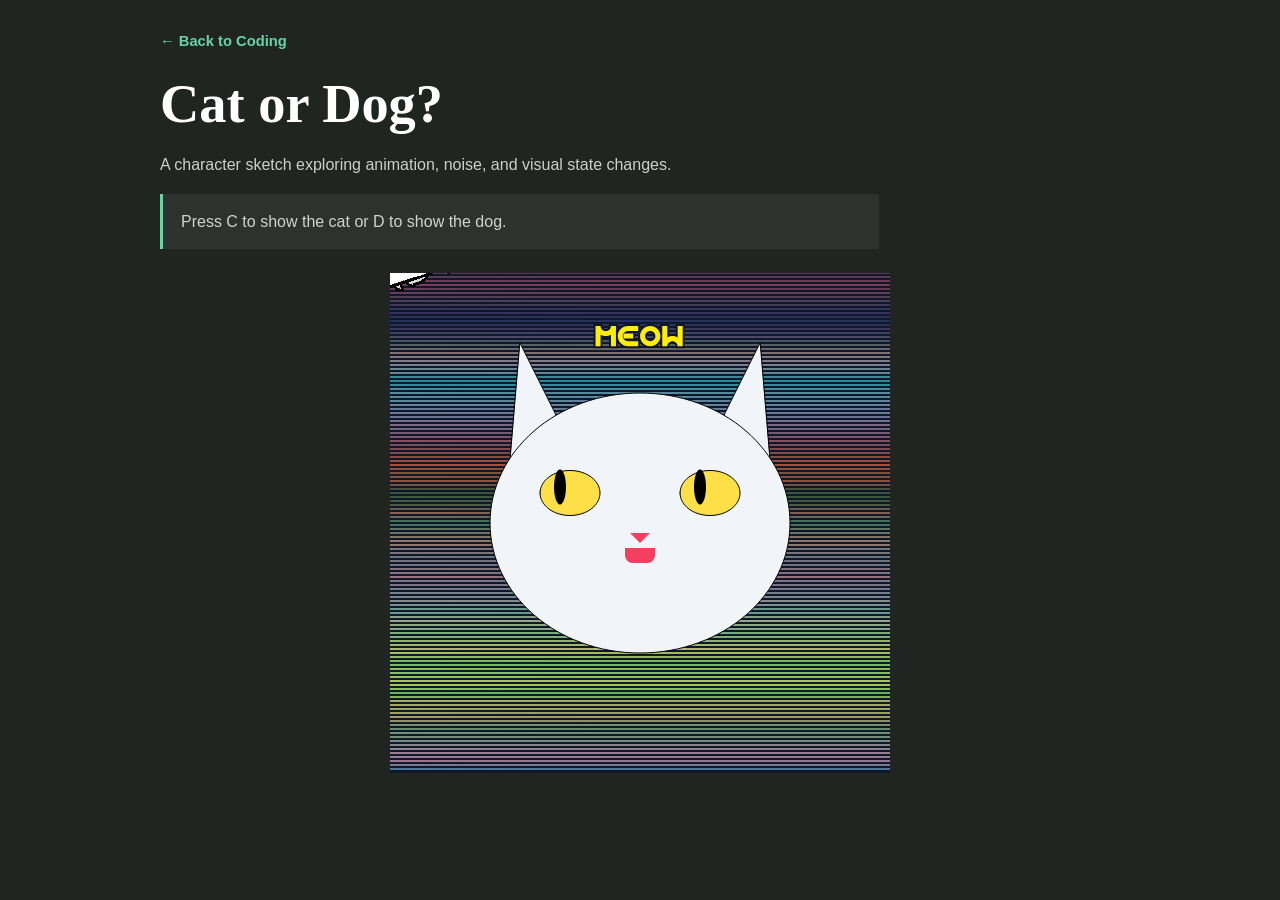
<file: coding-projects/cat-dog-sketch/index.html>
<!DOCTYPE html>
<html lang="en">
<head>
	<meta charset="UTF-8">
	<meta name="viewport" content="width=device-width, initial-scale=1.0">
	<meta name="description" content="An interactive cat-or-dog p5.js sketch by Duy Le.">
	<title>Cat or Dog? | Duy Le</title>
	<link rel="stylesheet" href="../../styles.css">
</head>
<body class="coding-demo-page">
	<main>
		<header class="coding-demo-header">
			<a class="coding-demo-back" href="../../Coding.html">← Back to Coding</a>
			<h1>Cat or Dog?</h1>
			<p>A character sketch exploring animation, noise, and visual state changes.</p>
			<p class="coding-demo-instructions">Press C to show the cat or D to show the dog.</p>
		</header>
	</main>
	<script src="../lib/p5.min.js"></script>
	<script src="sketch.js"></script>
</body>
</html>
</file>
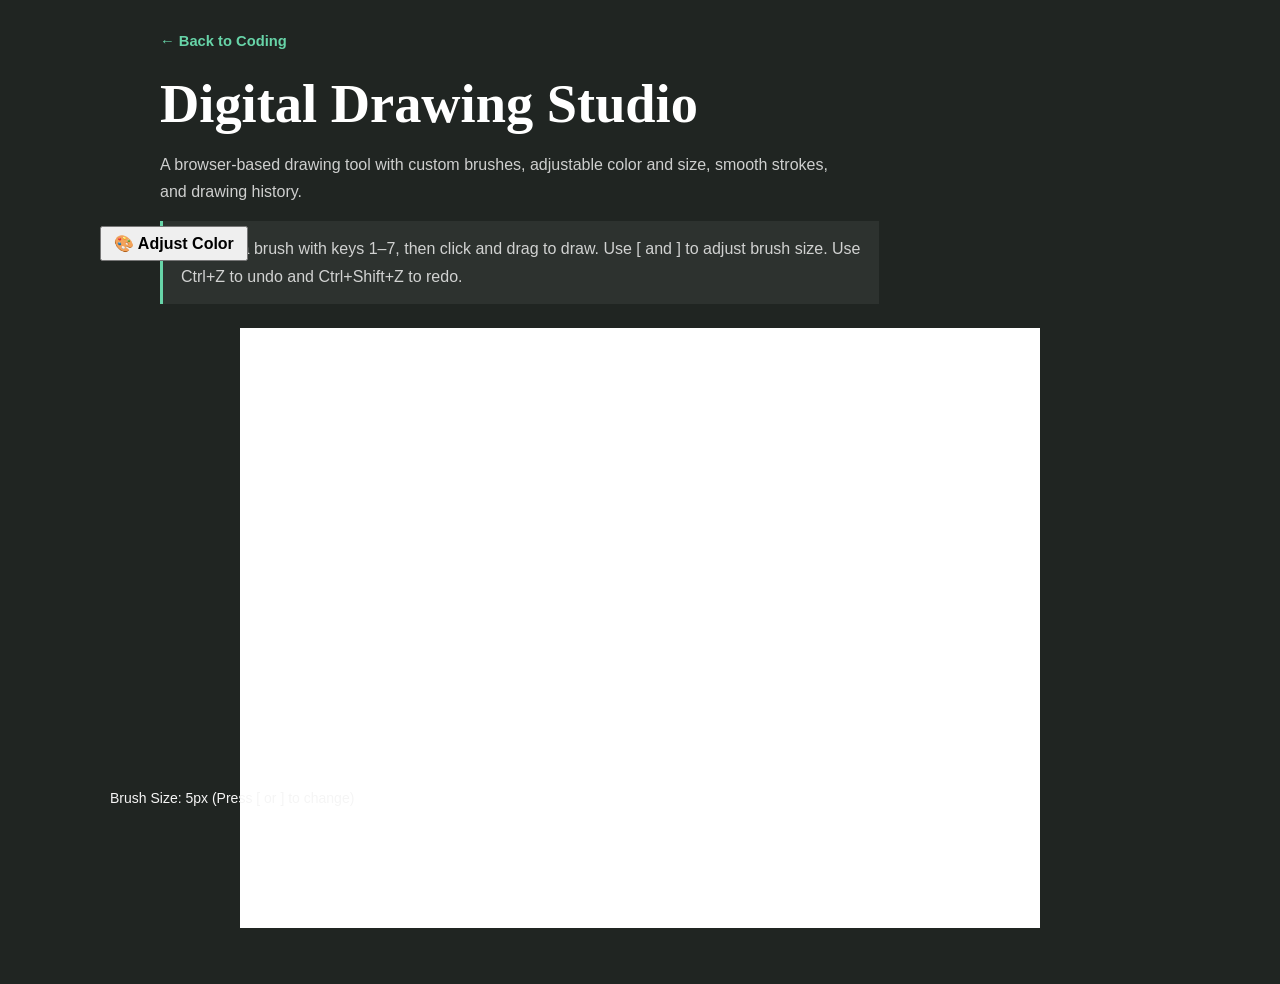
<file: coding-projects/drawing-app/index.html>
<!DOCTYPE html>
<html lang="en">
<head>
	<meta charset="UTF-8">
	<meta name="viewport" content="width=device-width, initial-scale=1.0">
	<meta name="description" content="A browser-based digital drawing tool built with p5.js by Duy Le.">
	<title>Digital Drawing Studio | Duy Le</title>
	<link rel="stylesheet" href="../../styles.css">
</head>
<body class="coding-demo-page">
	<main>
		<header class="coding-demo-header">
			<a class="coding-demo-back" href="../../Coding.html">← Back to Coding</a>
			<h1>Digital Drawing Studio</h1>
			<p>A browser-based drawing tool with custom brushes, adjustable color and size, smooth strokes, and drawing history.</p>
			<p class="coding-demo-instructions">Choose a brush with keys 1–7, then click and drag to draw. Use [ and ] to adjust brush size. Use Ctrl+Z to undo and Ctrl+Shift+Z to redo.</p>
		</header>
	</main>
	<script src="../lib/p5.min.js"></script>
	<script src="sketch.js"></script>
</body>
</html>
</file>
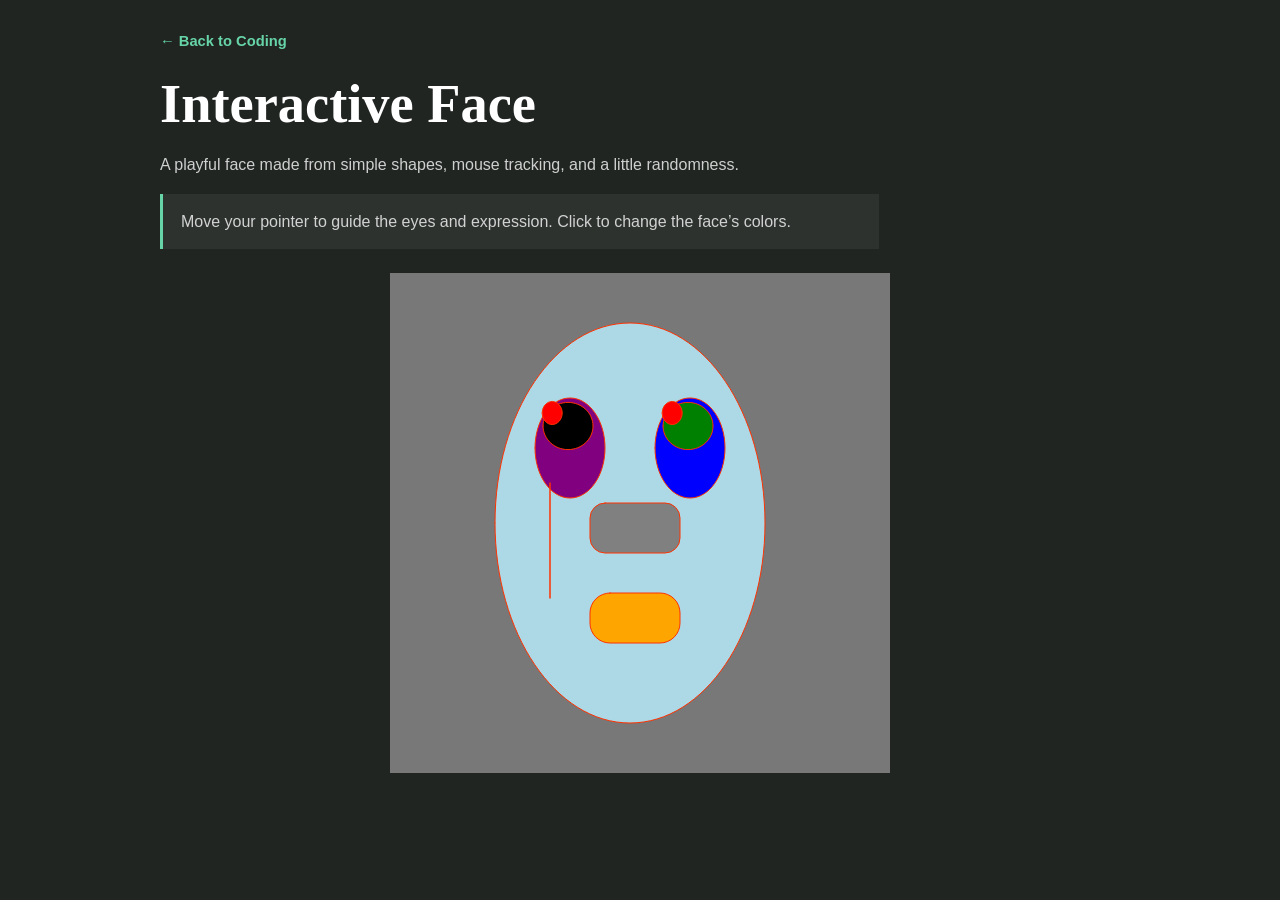
<file: coding-projects/face-sketch/index.html>
<!DOCTYPE html>
<html lang="en">
<head>
	<meta charset="UTF-8">
	<meta name="viewport" content="width=device-width, initial-scale=1.0">
	<meta name="description" content="An interactive p5.js face sketch by Duy Le.">
	<title>Interactive Face | Duy Le</title>
	<link rel="stylesheet" href="../../styles.css">
</head>
<body class="coding-demo-page">
	<main>
		<header class="coding-demo-header">
			<a class="coding-demo-back" href="../../Coding.html">← Back to Coding</a>
			<h1>Interactive Face</h1>
			<p>A playful face made from simple shapes, mouse tracking, and a little randomness.</p>
			<p class="coding-demo-instructions">Move your pointer to guide the eyes and expression. Click to change the face’s colors.</p>
		</header>
	</main>
	<script src="../lib/p5.min.js"></script>
	<script src="sketch.js"></script>
</body>
</html>
</file>
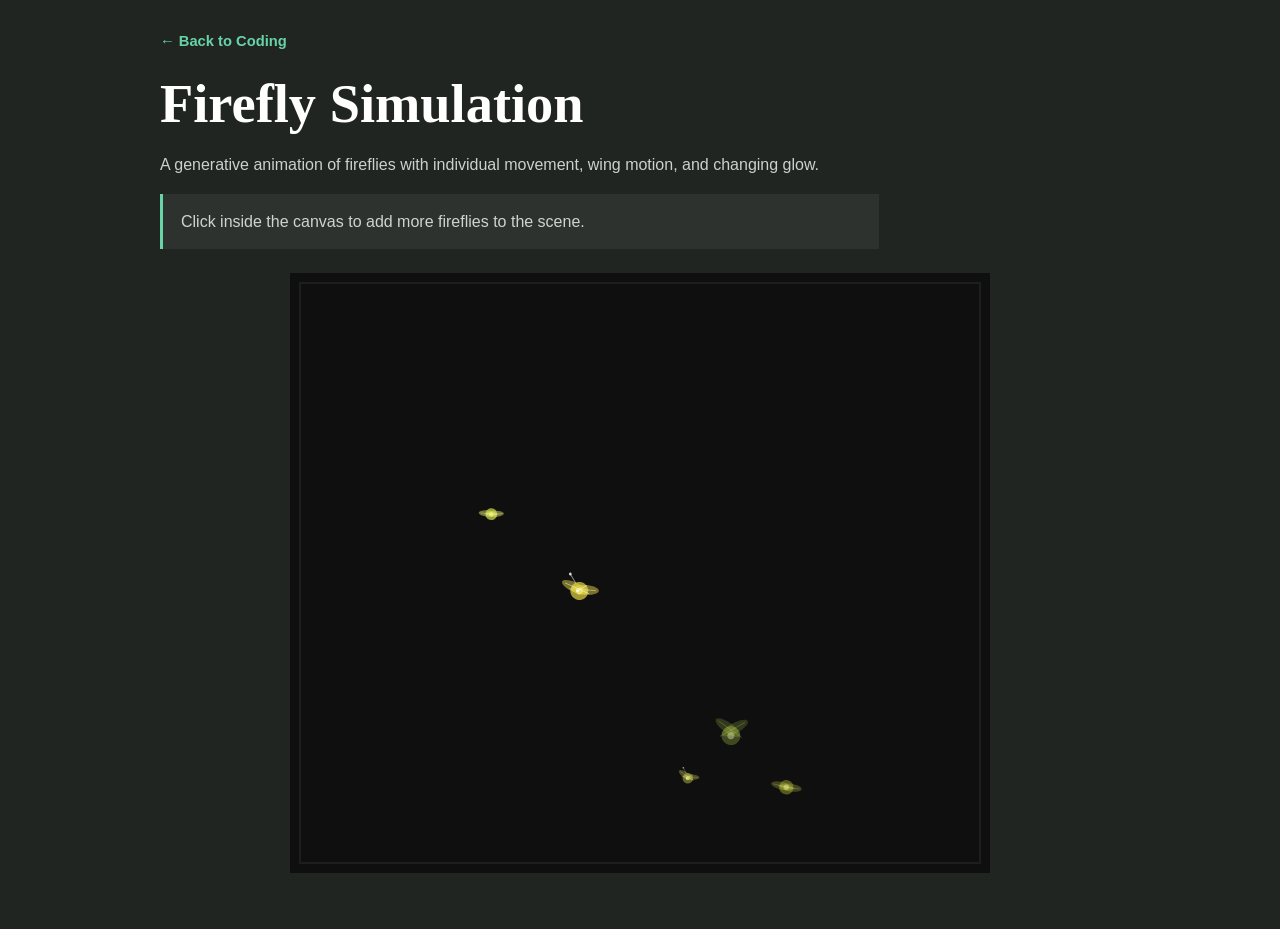
<file: coding-projects/firefly-sketch/index.html>
<!DOCTYPE html>
<html lang="en">
<head>
	<meta charset="UTF-8">
	<meta name="viewport" content="width=device-width, initial-scale=1.0">
	<meta name="description" content="An interactive firefly simulation made with p5.js by Duy Le.">
	<title>Firefly Simulation | Duy Le</title>
	<link rel="stylesheet" href="../../styles.css">
</head>
<body class="coding-demo-page">
	<main>
		<header class="coding-demo-header">
			<a class="coding-demo-back" href="../../Coding.html">← Back to Coding</a>
			<h1>Firefly Simulation</h1>
			<p>A generative animation of fireflies with individual movement, wing motion, and changing glow.</p>
			<p class="coding-demo-instructions">Click inside the canvas to add more fireflies to the scene.</p>
		</header>
	</main>
	<script src="../lib/p5.min.js"></script>
	<script src="sketch.js"></script>
</body>
</html>
</file>
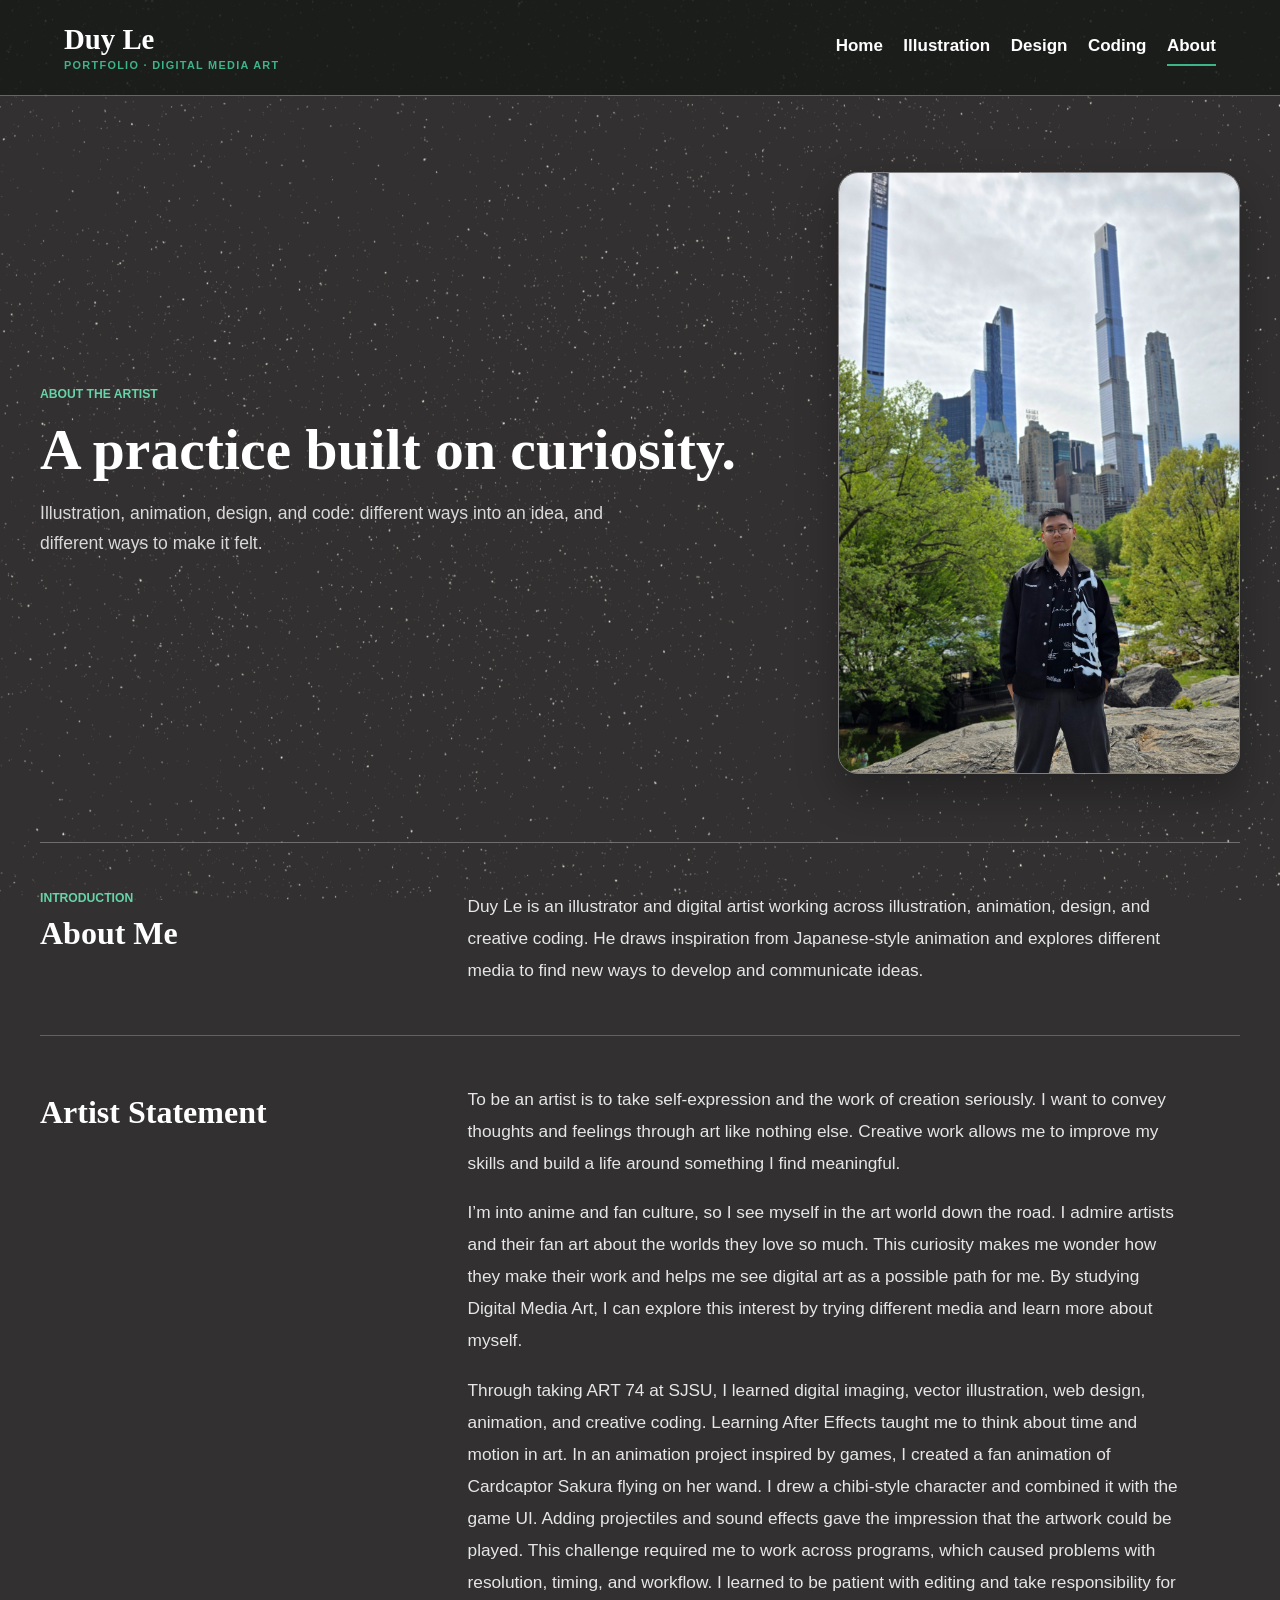
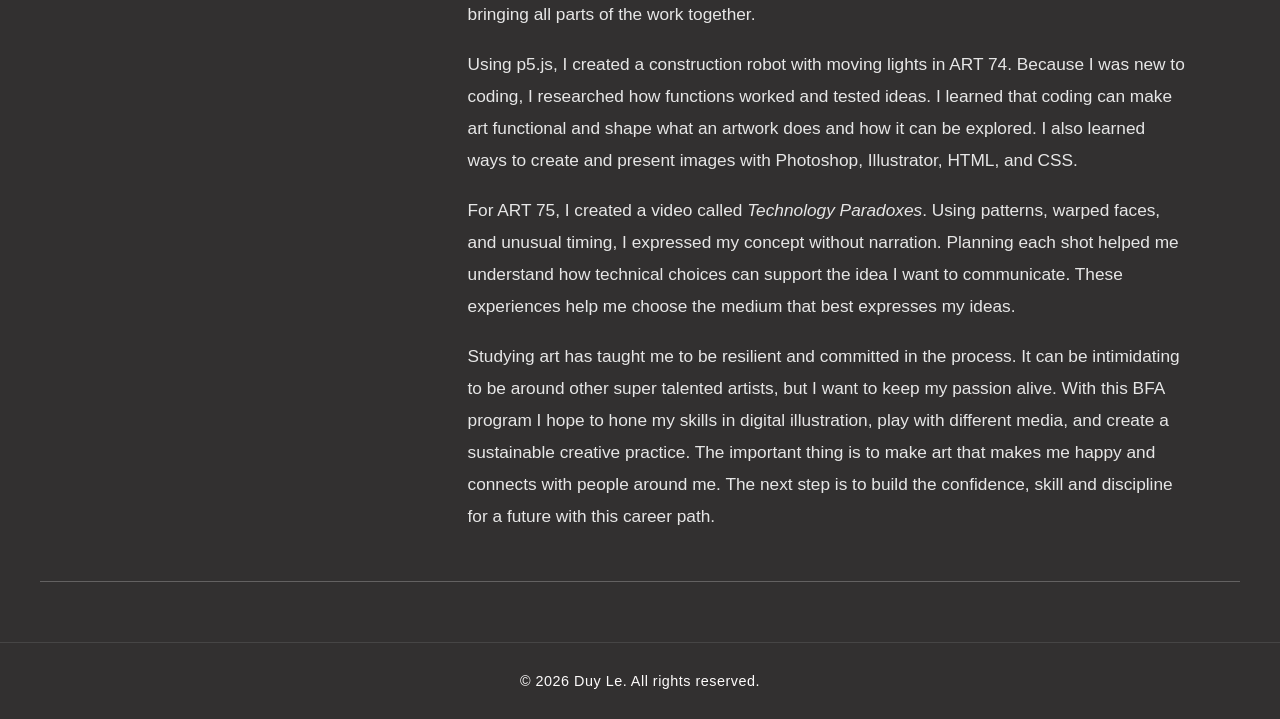
<file: About.html>
<!DOCTYPE html>
<html lang="en">
<head>
	<meta charset="UTF-8">
	<meta name="viewport" content="width=device-width, initial-scale=1.0">
	<meta name="description" content="About Duy Le, digital media artist and illustrator.">
	<title>About | Duy Le Portfolio</title>
	<link rel="stylesheet" href="styles.css">
</head>
<body>
<div class="BG" aria-hidden="true"></div>

<header class="top-header">
	<a class="site-brand top-brand" href="index.html" aria-label="Duy Le Portfolio home">
		<span class="site-brand-name">Duy Le</span>
		<span class="site-brand-title">Portfolio · Digital Media Art</span>
	</a>
	<nav class="Link Link--normal" aria-label="Main navigation">
		<a href="index.html">Home</a>
		<a href="Illustration.html">Illustration</a>
		<a href="Design.html">Design</a>
		<a href="Coding.html">Coding</a>
		<a href="About.html" aria-current="page">About</a>
	</nav>
</header>

<header class="site-header" aria-hidden="true" inert>
	<a class="site-brand site-brand--compact" href="index.html" aria-label="Duy Le Portfolio home">
		<span class="site-brand-mark" aria-hidden="true">DL</span>
		<span class="site-brand-title">Portfolio</span>
	</a>
	<nav class="Link Link--sticky" aria-label="Sticky main navigation">
		<a href="index.html">Home</a>
		<a href="Illustration.html">Illustration</a>
		<a href="Design.html">Design</a>
		<a href="Coding.html">Coding</a>
		<a href="About.html" aria-current="page">About</a>
	</nav>
</header>

<main class="about-main">
	<section class="about-hero" aria-labelledby="about-title">
		<div>
			<p class="about-kicker">About the artist</p>
			<h1 id="about-title">A practice built on curiosity.</h1>
			<p class="about-hero-lede">Illustration, animation, design, and code: different ways into an idea, and different ways to make it felt.</p>
		</div>
		<img class="about-profile-image" src="Porfolio Profile.jpg" alt="Portrait of Duy Le" />
	</section>

	<section class="about-section" aria-labelledby="introduction-title">
		<div>
			<p class="about-section-index">Introduction</p>
			<h2 id="introduction-title">About Me</h2>
		</div>
		<div class="about-section-copy">
			<p>Duy Le is an illustrator and digital artist working across illustration, animation, design, and creative coding. He draws inspiration from Japanese-style animation and explores different media to find new ways to develop and communicate ideas.</p>
		</div>
	</section>

	<section class="about-section" aria-labelledby="statement-title">
		<div>
			<h2 id="statement-title">Artist Statement</h2>
		</div>
		<div class="about-section-copy">
			<p>To be an artist is to take self-expression and the work of creation seriously. I want to convey thoughts and feelings through art like nothing else. Creative work allows me to improve my skills and build a life around something I find meaningful.</p>

			<p>I’m into anime and fan culture, so I see myself in the art world down the road. I admire artists and their fan art about the worlds they love so much. This curiosity makes me wonder how they make their work and helps me see digital art as a possible path for me. By studying Digital Media Art, I can explore this interest by trying different media and learn more about myself.</p>

			<p>Through taking ART 74 at SJSU, I learned digital imaging, vector illustration, web design, animation, and creative coding. Learning After Effects taught me to think about time and motion in art. In an animation project inspired by games, I created a fan animation of Cardcaptor Sakura flying on her wand. I drew a chibi-style character and combined it with the game UI. Adding projectiles and sound effects gave the impression that the artwork could be played. This challenge required me to work across programs, which caused problems with resolution, timing, and workflow. I learned to be patient with editing and take responsibility for bringing all parts of the work together.</p>

			<p>Using p5.js, I created a construction robot with moving lights in ART 74. Because I was new to coding, I researched how functions worked and tested ideas. I learned that coding can make art functional and shape what an artwork does and how it can be explored. I also learned ways to create and present images with Photoshop, Illustrator, HTML, and CSS.</p>

			<p>For ART 75, I created a video called <em>Technology Paradoxes</em>. Using patterns, warped faces, and unusual timing, I expressed my concept without narration. Planning each shot helped me understand how technical choices can support the idea I want to communicate. These experiences help me choose the medium that best expresses my ideas.</p>

			<p>Studying art has taught me to be resilient and committed in the process. It can be intimidating to be around other super talented artists, but I want to keep my passion alive. With this BFA program I hope to hone my skills in digital illustration, play with different media, and create a sustainable creative practice. The important thing is to make art that makes me happy and connects with people around me. The next step is to build the confidence, skill and discipline for a future with this career path.</p>
		</div>
	</section>
</main>

<footer class="site-footer">
	<p>&copy; 2026 Duy Le. All rights reserved.</p>
</footer>

<script src="script.js"></script>
</body>
</html>
</file>
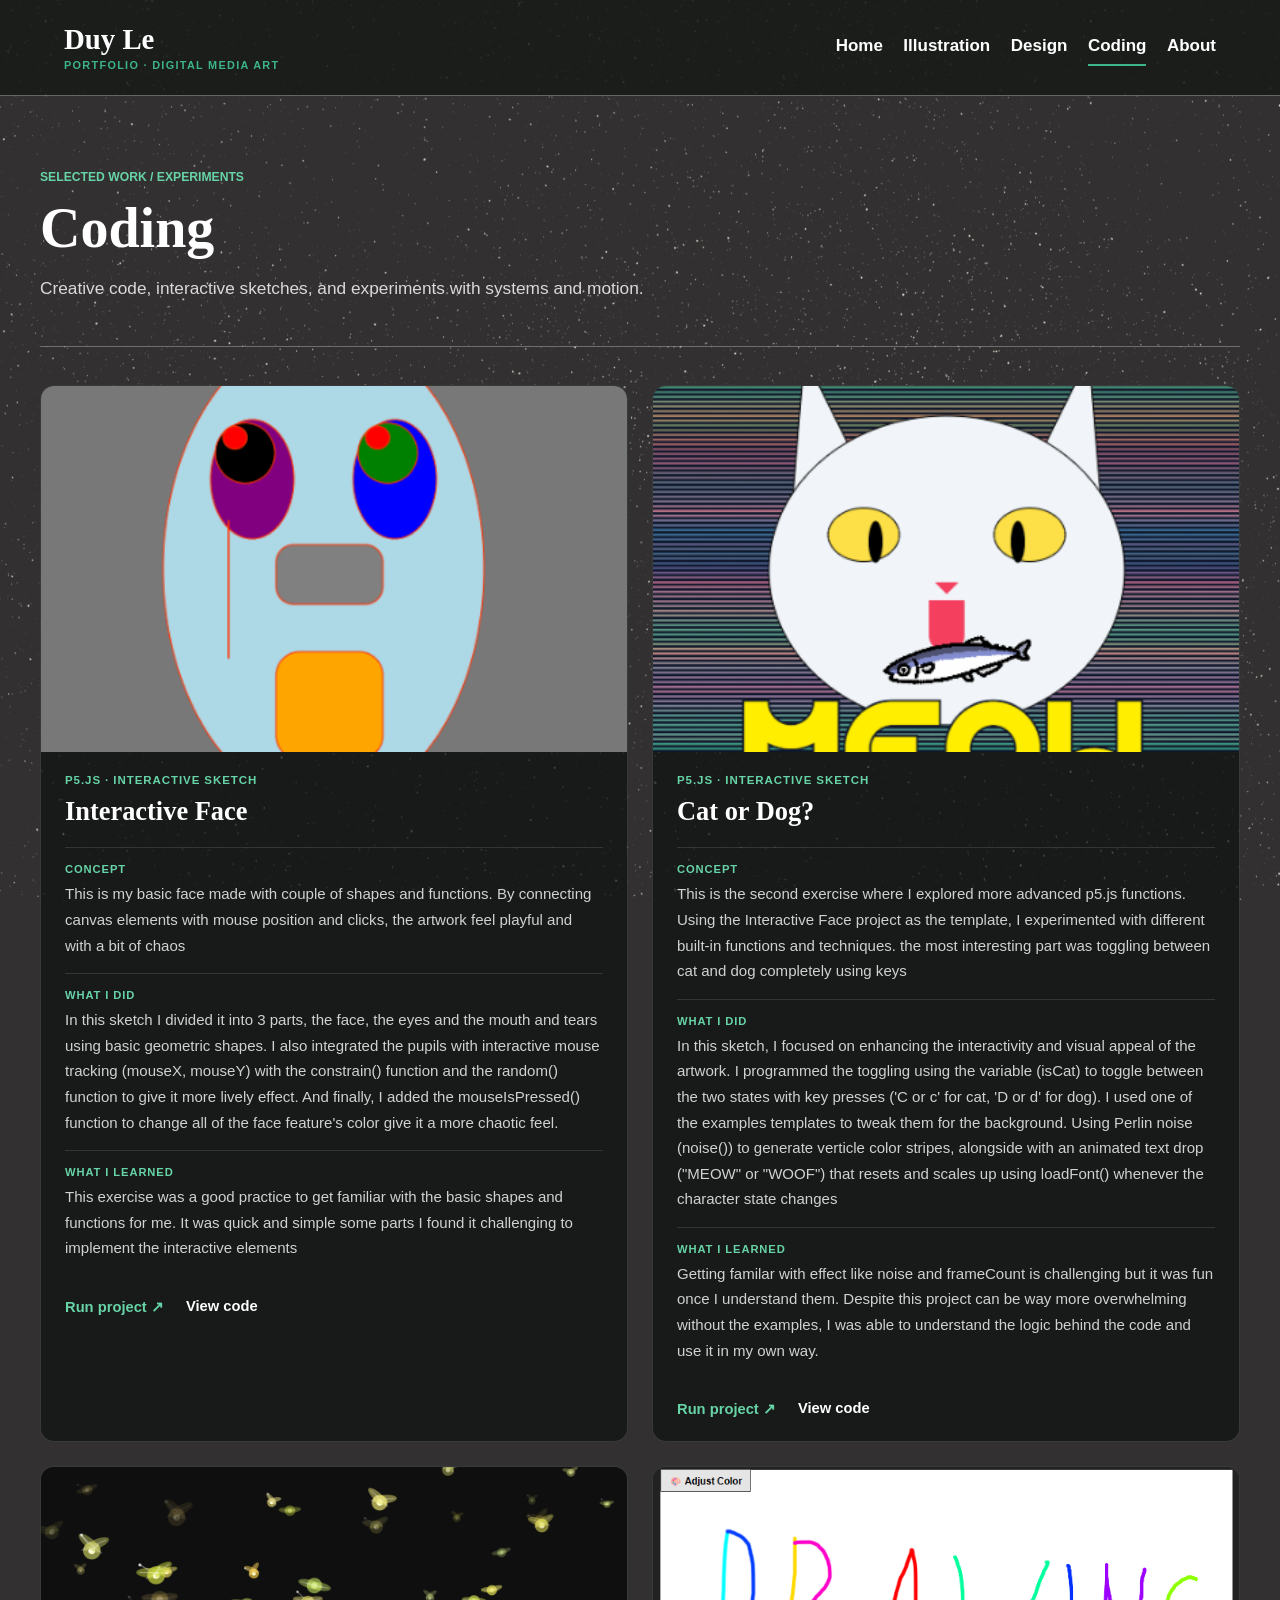
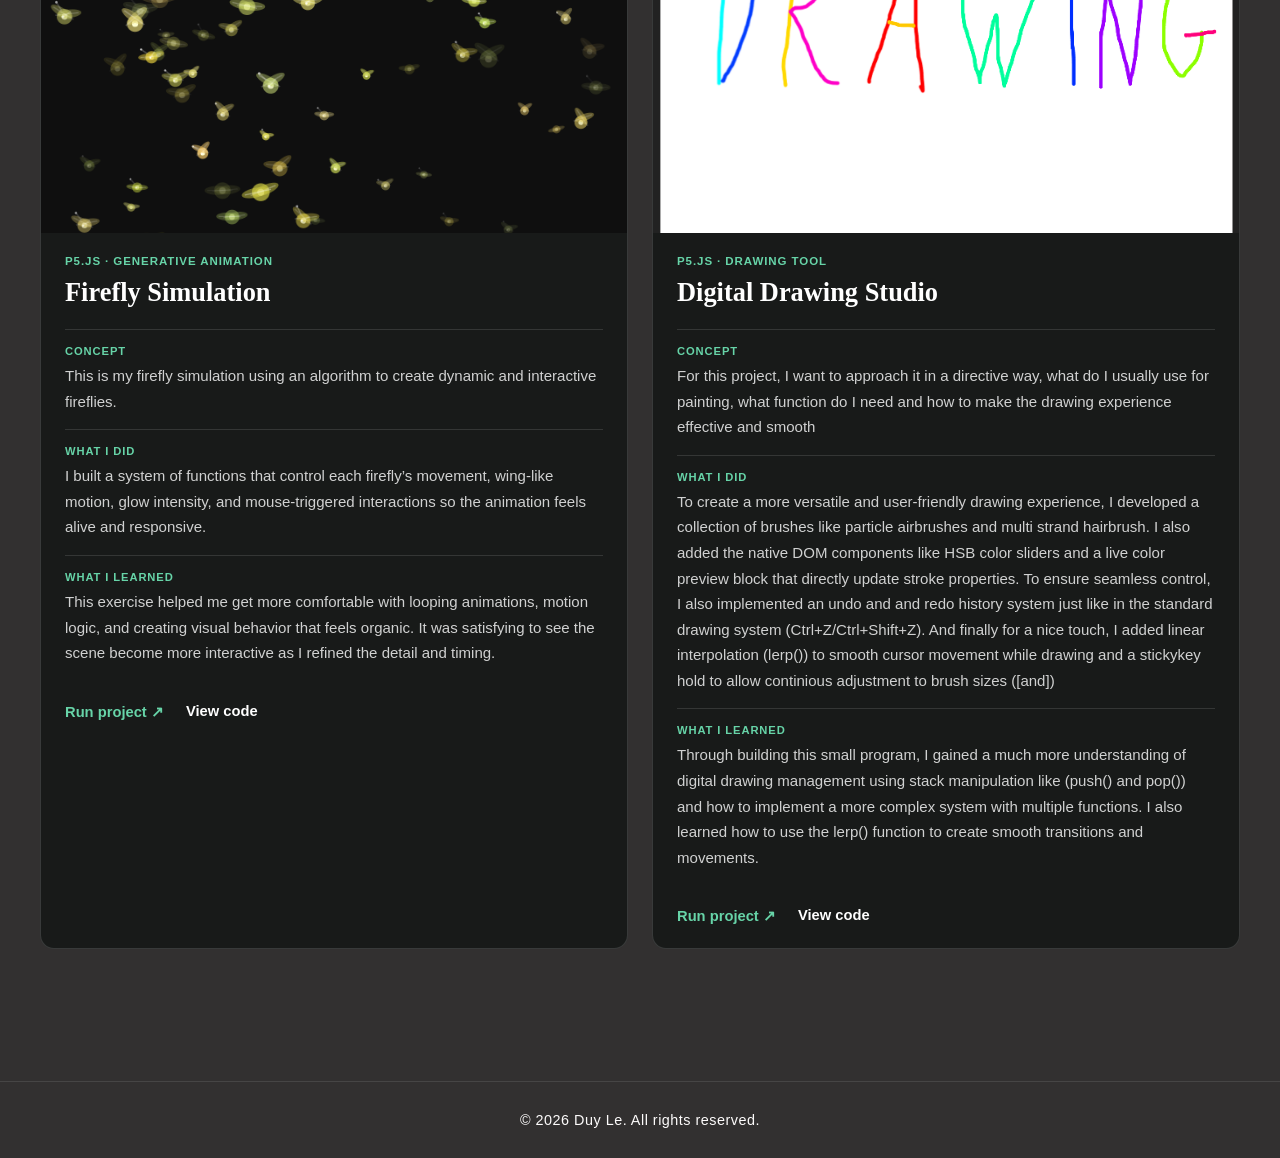
<file: Coding.html>
<!DOCTYPE html>
<html lang="en">
<head>
	<meta charset="UTF-8">
	<meta name="viewport" content="width=device-width, initial-scale=1.0">
	<title>Coding | Duy Le Portfolio</title>
	<link rel="stylesheet" href="styles.css">
</head>
<body>
<div class="BG" aria-hidden="true"></div>
<header class="top-header">
	<a class="site-brand top-brand" href="index.html" aria-label="Duy Le Portfolio home"><span class="site-brand-name">Duy Le</span><span class="site-brand-title">Portfolio · Digital Media Art</span></a>
	<nav class="Link Link--normal" aria-label="Main navigation">
		<a href="index.html">Home</a><a href="Illustration.html">Illustration</a><a href="Design.html">Design</a><a href="Coding.html" aria-current="page">Coding</a><a href="About.html">About</a>
	</nav>
</header>
<header class="site-header" aria-hidden="true" inert>
	<a class="site-brand site-brand--compact" href="index.html" aria-label="Duy Le Portfolio home"><span class="site-brand-mark" aria-hidden="true">DL</span><span class="site-brand-title">Portfolio</span></a>
	<nav class="Link Link--sticky" aria-label="Sticky main navigation">
		<a href="index.html">Home</a><a href="Illustration.html">Illustration</a><a href="Design.html">Design</a><a href="Coding.html" aria-current="page">Coding</a><a href="About.html">About</a>
	</nav>
</header>
<main class="collection-main" data-category="coding">
	<header class="collection-intro">
		<p class="collection-kicker">Selected work / Experiments</p>
		<h1>Coding</h1>
		<p class="collection-description">Creative code, interactive sketches, and experiments with systems and motion.</p>
	</header>
	<section class="collection-grid coding-project-grid" aria-label="Coding projects">
		<article class="coding-project-card">
			<a class="coding-project-image-link" href="coding-projects/face-sketch/index.html" aria-label="Open Interactive Face project">
				<img class="coding-project-image" src="coding-projects/previews/face-sketch.png" alt="Interactive geometric face with colorful eyes and mouth">
			</a>
			<div class="coding-project-content">
				<p class="coding-project-type">p5.js · Interactive sketch</p>
				<h2>Interactive Face</h2>
				<dl class="coding-project-details">
					<div>
						<dt>Concept</dt>
						<dd>This is my basic face made with couple of shapes and functions. By connecting canvas elements with mouse position and clicks, the artwork feel playful and with a bit of chaos</dd>
					</div>
					<div>
						<dt>What I did</dt>
						<dd>In this sketch I divided it into 3 parts, the face, the eyes and the mouth and tears using basic geometric shapes. I also integrated the pupils with interactive mouse tracking (mouseX, mouseY) with the constrain() function and the random() function to give it more lively effect. And finally, I added the mouseIsPressed() function to change all of the face feature's color give it a more chaotic feel.</dd>
					</div>
					<div>
						<dt>What I learned</dt>
						<dd>This exercise was a good practice to get familiar with the basic shapes and functions for me. It was quick and simple some parts I found it challenging to implement the interactive elements</dd>
					</div>
				</dl>
				<div class="coding-project-links">
					<a href="coding-projects/face-sketch/index.html">Run project <span aria-hidden="true">↗</span></a>
					<a href="coding-projects/face-sketch/sketch.js">View code</a>
				</div>
			</div>
		</article>

		<article class="coding-project-card">
			<a class="coding-project-image-link" href="coding-projects/cat-dog-sketch/index.html" aria-label="Open Cat and Dog project">
				<img class="coding-project-image" src="coding-projects/previews/cat-dog-sketch.png" alt="Illustrated cat with a fish and colorful striped background">
			</a>
			<div class="coding-project-content">
				<p class="coding-project-type">p5.js · Interactive sketch</p>
				<h2>Cat or Dog?</h2>
				<dl class="coding-project-details">
					<div>
						<dt>Concept</dt>
						<dd>This is the second exercise where I explored more advanced p5.js functions. Using the Interactive Face project as the template, I experimented with different built-in functions and techniques. the most interesting part was toggling between cat and dog completely using keys</dd>
					</div>
					<div>
						<dt>What I did</dt>
						<dd>In this sketch, I focused on enhancing the interactivity and visual appeal of the artwork. I programmed the toggling using the variable (isCat) to toggle between the two states with key presses ('C or c' for cat, 'D or d' for dog). I used one of the examples templates to tweak them for the background. Using Perlin noise (noise()) to generate verticle color stripes, alongside with an animated text drop ("MEOW" or "WOOF") that resets and scales up using loadFont() whenever the character state changes</dd>
					</div>
					<div>
						<dt>What I learned</dt>
						<dd>Getting familar with effect like noise and frameCount is challenging but it was fun once I understand them. Despite this project can be way more overwhelming without the examples, I was able to understand the logic behind the code and use it in my own way.</dd>
					</div>
				</dl>
				<div class="coding-project-links">
					<a href="coding-projects/cat-dog-sketch/index.html">Run project <span aria-hidden="true">↗</span></a>
					<a href="coding-projects/cat-dog-sketch/sketch.js">View code</a>
				</div>
			</div>
		</article>

		<article class="coding-project-card">
			<a class="coding-project-image-link" href="coding-projects/firefly-sketch/index.html" aria-label="Open Firefly Simulation project">
				<img class="coding-project-image" src="coding-projects/previews/firefly-sketch.png" alt="Glowing animated fireflies against a dark background">
			</a>
			<div class="coding-project-content">
				<p class="coding-project-type">p5.js · Generative animation</p>
				<h2>Firefly Simulation</h2>
				<dl class="coding-project-details">
					<div>
						<dt>Concept</dt>
						<dd>This is my firefly simulation using an algorithm to create dynamic and interactive fireflies.</dd>
					</div>
					<div>
						<dt>What I did</dt>
						<dd>I built a system of functions that control each firefly’s movement, wing-like motion, glow intensity, and mouse-triggered interactions so the animation feels alive and responsive.</dd>
					</div>
					<div>
						<dt>What I learned</dt>
						<dd>This exercise helped me get more comfortable with looping animations, motion logic, and creating visual behavior that feels organic. It was satisfying to see the scene become more interactive as I refined the detail and timing.</dd>
					</div>
				</dl>
				<div class="coding-project-links">
					<a href="coding-projects/firefly-sketch/index.html">Run project <span aria-hidden="true">↗</span></a>
					<a href="coding-projects/firefly-sketch/sketch.js">View code</a>
				</div>
			</div>
		</article>

		<article class="coding-project-card">
			<a class="coding-project-image-link" href="coding-projects/drawing-app/index.html" aria-label="Open Digital Drawing Studio project">
				<img class="coding-project-image" src="coding-projects/previews/drawing-app.png" alt="Digital drawing app with a white canvas and colorful brush strokes">
			</a>
			<div class="coding-project-content">
				<p class="coding-project-type">p5.js · Drawing tool</p>
				<h2>Digital Drawing Studio</h2>
				<dl class="coding-project-details">
					<div>
						<dt>Concept</dt>
						<dd>For this project, I want to approach it in a directive way, what do I usually use for painting, what function do I need and how to make the drawing experience effective and smooth</dd>
					</div>
					<div>
						<dt>What I did</dt>
						<dd>To create a more versatile and user-friendly drawing experience, I developed a collection of brushes like particle airbrushes and multi strand hairbrush. I also added the native DOM components like HSB color sliders and a live color preview block that directly update stroke properties. To ensure seamless control, I also implemented an undo and and redo history system just like in the standard drawing system (Ctrl+Z/Ctrl+Shift+Z). And finally for a nice touch, I added linear interpolation (lerp()) to smooth cursor movement while drawing and a stickykey hold to allow continious adjustment to brush sizes ([and])</dd>
					</div>
					<div>
						<dt>What I learned</dt>
						<dd>Through building this small program, I gained a much more understanding of digital drawing management using stack manipulation like (push() and pop()) and how to implement a more complex system with multiple functions. I also learned how to use the lerp() function to create smooth transitions and movements.</dd>
					</div>
				</dl>
				<div class="coding-project-links">
					<a href="coding-projects/drawing-app/index.html">Run project <span aria-hidden="true">↗</span></a>
					<a href="coding-projects/drawing-app/sketch.js">View code</a>
				</div>
			</div>
		</article>
	</section>
</main>
<footer class="site-footer"><p>&copy; 2026 Duy Le. All rights reserved.</p></footer>
<script src="script.js"></script>
</body>
</html>
</file>
<file: styles.css>
.container {
    color: white;
    text-align: center;
    font-size: 20px;
    margin-top: 100px;
    padding-bottom: 10px;
    text-shadow: -2px -2px 0 #000, 2px -2px 0 #000, -2px 2px 0 #000, 2px 2px 0 #000;

}
.home-hero {
    width: min(calc(100% - 48px), 1200px);
    margin: 0 auto 55px;
    padding: 82px 0 58px;
    border-bottom: 1px solid rgba(255, 255, 255, 0.3);
    color: #ffffff;
    text-align: left;
}

.home-hero .hero-kicker {
    margin: 0 0 14px;
    color: #67d4a8;
    font-size: 0.76rem;
    font-weight: 700;
    text-transform: uppercase;
}

.home-hero h1 {
    max-width: 900px;
    margin: 0;
    font-family: Georgia, "Times New Roman", serif;
    font-size: 3.5rem;
    line-height: 1.08;
}

.home-hero h1 span {
    display: block;
    color: #67d4a8;
}

.home-hero .hero-subtitle {
    margin: 18px 0 0;
    color: rgba(255, 255, 255, 0.82);
    font-size: 1.08rem;
    line-height: 1.7;
}

.BG {
    position: fixed;
    inset: 0;
    z-index: -1;
    pointer-events: none;
    background: url("BG.png") center / cover no-repeat;
    animation: background-float 12s ease-in-out infinite;
}

@keyframes background-float {
    0%, 100% { transform: translateY(0); }
    50% { transform: translateY(-10px); }
}

.top-header {
    display: flex;
    align-items: center;
    justify-content: space-between;
    gap: 30px;
    width: 100%;
    max-width: none;
    margin: 0;
    padding: 24px clamp(20px, 5vw, 72px);
    box-sizing: border-box;
    border: 0;
    border-bottom: 1px solid rgba(255, 255, 255, 0.32);
    background: rgba(22, 26, 24, 0.82);
}

.top-brand .site-brand-name {
    font-family: Georgia, "Times New Roman", serif;
    font-size: 1.8rem;
}

.top-brand .site-brand-title {
    font-size: 0.68rem;
    letter-spacing: 0.12em;
}

.site-header {
    position: fixed;
    top: 12px;
    left: 50%;
    z-index: 900;
    display: flex;
    align-items: center;
    justify-content: space-between;
    gap: 24px;
    width: min(calc(100% - 32px), 980px);
    padding: 10px 18px;
    box-sizing: border-box;
    border: 1px solid rgba(103, 212, 168, 0.32);
    border-radius: 999px;
    background: rgba(14, 18, 16, 0.9);
    -webkit-backdrop-filter: blur(16px) saturate(115%);
    backdrop-filter: blur(16px) saturate(115%);
    box-shadow: 0 10px 32px rgba(0, 0, 0, 0.48), inset 0 1px rgba(255, 255, 255, 0.08);
    opacity: 0;
    visibility: hidden;
    pointer-events: none;
    transform: translate(-50%, -130%);
    transition: opacity 0.2s ease, transform 0.2s ease, visibility 0.2s ease;
}

.site-header.is-visible {
    opacity: 1;
    visibility: visible;
    pointer-events: auto;
    transform: translate(-50%, 0);
}

.site-brand {
    display: flex;
    flex: 0 0 auto;
    flex-direction: column;
    gap: 3px;
    color: #ffffff;
}

.site-brand-name {
    font-size: 1.15rem;
    font-weight: 800;
    line-height: 1.1;
}

.site-brand-title {
    color: #3EB489;
    font-size: 0.72rem;
    font-weight: 700;
    text-transform: uppercase;
}

.site-brand--compact {
    flex-direction: row;
    align-items: center;
    gap: 8px;
}

.site-brand-mark {
    display: grid;
    width: 30px;
    aspect-ratio: 1;
    place-items: center;
    border-radius: 50%;
    background: #3EB489;
    color: #102019;
    font-size: 0.75rem;
    font-weight: 800;
}

.about-main {
    flex: 1;
    width: min(calc(100% - 48px), 1200px);
    margin: 0 auto;
}

.about-hero {
    display: grid;
    grid-template-columns: minmax(0, 1fr) minmax(240px, 400px);
    align-items: center;
    gap: clamp(40px, 8vw, 120px);
    padding: 76px 0 68px;
    border-bottom: 1px solid rgba(255, 255, 255, 0.3);
}

.about-kicker,
.about-section-index {
    margin: 0;
    color: #67d4a8;
    font-size: 0.76rem;
    font-weight: 700;
    text-transform: uppercase;
}

.about-hero h1 {
    max-width: 700px;
    margin: 18px 0;
    color: #ffffff;
    font-family: Georgia, "Times New Roman", serif;
    font-size: 3.6rem;
    line-height: 1.08;
}

.about-hero-lede {
    max-width: 580px;
    margin: 0;
    color: rgba(255, 255, 255, 0.82);
    font-size: 1.1rem;
    line-height: 1.7;
}

.about-profile-image {
    display: block;
    width: 100%;
    max-width: 400px;
    aspect-ratio: 2 / 3;
    object-fit: cover;
    object-position: center 60%;
    border: 1px solid rgba(255, 255, 255, 0.38);
    border-radius: 20px;
    box-shadow: 0 20px 42px rgba(0, 0, 0, 0.28);
    justify-self: end;
    filter: saturate(1.08) contrast(1.04);
}

@media (max-width: 768px) {
    .about-hero {
        grid-template-columns: 1fr;
    }

    .about-profile-image {
        justify-self: center;
        max-width: 320px;
    }
}

.about-section {
    display: grid;
    grid-template-columns: minmax(180px, 0.7fr) minmax(0, 1.6fr);
    gap: clamp(32px, 7vw, 100px);
    padding: 48px 0;
    border-bottom: 1px solid rgba(255, 255, 255, 0.24);
}

.about-section h2 {
    margin: 10px 0 0;
    color: #ffffff;
    font-family: Georgia, "Times New Roman", serif;
    font-size: 2rem;
    line-height: 1.15;
}

.about-section-copy {
    max-width: 720px;
}

.about-section-copy p {
    margin: 0;
    color: rgba(255, 255, 255, 0.88);
    font-size: 1.08rem;
    line-height: 1.85;
}

.about-section-copy p + p {
    margin-top: 18px;
}

.collection-main {
    flex: 1;
    width: min(calc(100% - 48px), 1200px);
    margin: 0 auto;
}

.collection-intro {
    padding: 74px 0 42px;
    border-bottom: 1px solid rgba(255, 255, 255, 0.3);
}

.collection-kicker {
    margin: 0 0 14px;
    color: #67d4a8;
    font-size: 0.76rem;
    font-weight: 700;
    text-transform: uppercase;
}

.collection-intro h1 {
    margin: 0;
    color: #ffffff;
    font-family: Georgia, "Times New Roman", serif;
    font-size: 3.5rem;
    line-height: 1.08;
}

.collection-description {
    max-width: 620px;
    margin: 16px 0 0;
    color: rgba(255, 255, 255, 0.82);
    font-size: 1.08rem;
    line-height: 1.7;
}

.collection-grid {
    display: grid;
    grid-template-columns: repeat(3, minmax(0, 1fr));
    gap: 24px;
    padding: 38px 0 72px;
}

.project-placeholder {
    position: relative;
    display: grid;
    aspect-ratio: 4 / 3;
    place-items: center;
    overflow: hidden;
    border: 1px dashed rgba(255, 255, 255, 0.38);
    border-radius: 4px;
    background-color: rgba(14, 18, 16, 0.48);
}

.project-placeholder-number {
    position: absolute;
    top: 12px;
    left: 14px;
    color: rgba(255, 255, 255, 0.58);
    font-size: 0.72rem;
    font-weight: 700;
}

.project-placeholder-add {
    color: rgba(103, 212, 168, 0.78);
    font-size: 2rem;
    font-weight: 300;
    line-height: 1;
}

.project-placeholder img,
.project-placeholder video {
    width: 100%;
    height: 100%;
    object-fit: cover;
}

.collection-main[data-category="video"] .project-placeholder {
    aspect-ratio: 16 / 9;
}

.collection-main[data-category="photography"] .project-placeholder {
    aspect-ratio: 3 / 4;
}

.coding-project-grid {
    grid-template-columns: repeat(2, minmax(0, 1fr));
}

.design-project-section {
    padding-top: 38px;
}

.design-project-section-heading {
    margin-bottom: 24px;
}

.design-project-section-heading h2 {
    margin: 0;
    color: #ffffff;
    font-family: Georgia, "Times New Roman", serif;
    font-size: 2rem;
    line-height: 1.2;
}

.design-project-section-heading .collection-description {
    margin-top: 10px;
}

.design-3d-grid {
    padding: 0 0 24px;
}

.coding-project-card {
    overflow: hidden;
    border: 1px solid rgba(255, 255, 255, 0.14);
    border-radius: 14px;
    background: rgba(13, 17, 15, 0.68);
}

.coding-project-image-link {
    display: block;
    overflow: hidden;
    background: rgba(255, 255, 255, 0.04);
}

.coding-project-image {
    display: block;
    width: 100%;
    aspect-ratio: 16 / 10;
    object-fit: cover;
    transition: transform 220ms ease;
}

.video-thumb.design-project-image-link {
    display: block;
    width: 100%;
    height: auto;
    aspect-ratio: 16 / 10;
    padding: 0;
    border: 0;
    color: inherit;
    background: rgba(255, 255, 255, 0.04);
}

.design-project-image-link .coding-project-image {
    position: absolute;
    inset: 0;
    height: 100%;
}

.design-3d-image-link .coding-project-image {
    object-fit: contain;
}

.design-other-grid .design-project-image-link .coding-project-image {
    object-fit: contain;
}

.design-other-grid .design-project-image-link:hover .coding-project-image,
.design-other-grid .design-project-image-link:focus-visible .coding-project-image {
    transform: none;
}

.coding-project-summary {
    margin: 16px 0 0;
    color: rgba(255, 255, 255, 0.8);
    font-size: 0.94rem;
    line-height: 1.7;
}

.coding-project-image-link:hover .coding-project-image,
.coding-project-image-link:focus-visible .coding-project-image {
    transform: scale(1.035);
}

.design-project-image-link:hover .coding-project-image,
.design-project-image-link:focus-visible .coding-project-image {
    transform: scale(1.035);
}

.coding-project-content {
    padding: 22px 24px 24px;
}

.coding-project-type {
    margin: 0 0 10px;
    color: #67d4a8;
    font-size: 0.72rem;
    font-weight: 700;
    letter-spacing: 0.08em;
    text-transform: uppercase;
}

.coding-project-content h2 {
    margin: 0;
    color: #ffffff;
    font-family: Georgia, "Times New Roman", serif;
    font-size: 1.65rem;
    line-height: 1.2;
}

.coding-project-details {
    margin: 20px 0 22px;
}

.coding-project-details > div {
    padding: 15px 0;
    border-top: 1px solid rgba(255, 255, 255, 0.12);
}

.coding-project-details dt {
    margin-bottom: 6px;
    color: #67d4a8;
    font-size: 0.7rem;
    font-weight: 700;
    letter-spacing: 0.08em;
    text-transform: uppercase;
}

.coding-project-details dd {
    margin: 0;
    color: rgba(255, 255, 255, 0.8);
    font-size: 0.94rem;
    line-height: 1.7;
}

.coding-project-links {
    display: flex;
    flex-wrap: wrap;
    gap: 10px 22px;
    font-size: 0.92rem;
    font-weight: 700;
}

.coding-project-links a:first-child {
    color: #67d4a8;
}

.coding-project-links a:first-child:hover,
.coding-project-links a:first-child:focus-visible {
    color: #a1f0ce;
}

.coding-demo-page {
    min-height: 100vh;
    margin: 0;
    padding: 32px 20px 56px;
    box-sizing: border-box;
    background: #202522;
    color: #f5f5f5;
}

.coding-demo-header {
    width: min(100%, 960px);
    margin: 0 auto 24px;
}

.coding-demo-back {
    display: inline-block;
    margin-bottom: 24px;
    color: #67d4a8;
    font-size: 0.92rem;
    font-weight: 700;
}

.coding-demo-header h1 {
    margin: 0;
    color: #ffffff;
    font-family: Georgia, "Times New Roman", serif;
    font-size: clamp(2rem, 5vw, 3.4rem);
}

.coding-demo-header p {
    max-width: 680px;
    color: rgba(255, 255, 255, 0.78);
    line-height: 1.7;
}

.coding-demo-instructions {
    padding: 14px 18px;
    border-left: 3px solid #67d4a8;
    background: rgba(255, 255, 255, 0.06);
}

.coding-demo-page canvas {
    display: block;
    max-width: 100%;
    height: auto;
    margin: 24px auto 0;
}

.coding-demo-page button,
.coding-demo-page input {
    font: inherit;
}

body.page-leaving > :not(.top-header):not(.site-header):not(.BG),
body.page-entering > :not(.top-header):not(.site-header):not(.BG) {
    transition: opacity 180ms ease;
}

body.page-leaving > :not(.top-header):not(.site-header):not(.BG) {
    opacity: 0;
}

body.page-entering > :not(.top-header):not(.site-header):not(.BG) {
    animation: page-content-reveal 260ms ease-out both;
}

body.page-leaving .BG,
body.page-entering .BG {
    animation-play-state: paused;
}

@keyframes page-content-reveal {
    from { opacity: 0; }
    to { opacity: 1; }
}

.Link {
    display: flex;
    flex-wrap: wrap;
    align-items: center;
    justify-content: flex-end;
    gap: 8px clamp(12px, 2vw, 28px);
    font-size: 17px;
}

.Link--normal {
    gap: 8px clamp(12px, 1.6vw, 24px);
    margin: 0;
}

.Link--normal a {
    padding: 8px 0;
    border-bottom: 2px solid transparent;
    font-weight: 700;
}

.Link--normal a:hover,
.Link--normal a:focus-visible,
.Link--normal a[aria-current="page"] {
    border-bottom-color: #3EB489;
}

.Link--sticky a {
    padding: 8px 0;
    border-bottom: 2px solid transparent;
    font-weight: 700;
}

.Link--sticky a:hover,
.Link--sticky a:focus-visible {
    border-bottom-color: #3EB489;
}

@media (max-width: 768px) {
    .top-header {
        align-items: flex-start;
        flex-direction: column;
        gap: 16px;
        padding: 16px 18px;
    }

    .top-header .Link--normal,
    .site-header .Link {
        width: 100%;
        box-sizing: border-box;
    }

    .site-header {
        align-items: flex-start;
        flex-direction: column;
        gap: 12px;
        padding: 14px 18px;
    }

    .about-main {
        width: min(calc(100% - 36px), 680px);
    }

    .home-hero {
        width: min(calc(100% - 36px), 680px);
        padding: 52px 0 40px;
    }

    .home-hero h1 {
        font-size: 2.7rem;
    }

    .about-hero {
        grid-template-columns: 1fr;
        gap: 32px;
        padding: 52px 0 44px;
    }

    .about-hero h1 {
        font-size: 2.7rem;
    }

    .about-profile-placeholder {
        max-width: 360px;
    }

    .about-section {
        grid-template-columns: 1fr;
        gap: 18px;
        padding: 36px 0;
    }

    .about-section h2 {
        font-size: 1.75rem;
    }

    .collection-main {
        width: min(calc(100% - 36px), 680px);
    }

    .collection-intro {
        padding: 52px 0 34px;
    }

    .collection-intro h1 {
        font-size: 2.7rem;
    }

    .collection-grid {
        grid-template-columns: repeat(2, minmax(0, 1fr));
        gap: 16px;
        padding-top: 28px;
    }

    .coding-project-grid {
        grid-template-columns: 1fr;
    }

    .Link {
        justify-content: flex-start;
        gap: 4px 18px;
    }

}

@media (max-width: 520px) {
    .collection-grid {
        grid-template-columns: 1fr;
    }
}

@media (prefers-reduced-motion: reduce) {
    body.page-leaving > :not(.top-header):not(.site-header):not(.BG),
    body.page-entering > :not(.top-header):not(.site-header):not(.BG) {
        animation-duration: 1ms;
        transition-duration: 1ms;
    }

    .BG {
        animation: none;
    }

    .coding-project-image {
        transition: none;
    }
}
a{
   text-decoration: none;
   cursor: pointer;
   color: white;
   transition: color 0.7s ease;
}

a:hover {
    color: #3EB489;
}

body {
    font-family: Arial, sans-serif;
    background-color: rgb(50, 48, 48);


}

.intro {
    color: white;
    font-size: 28px;
    margin-left: 112px; /* ◄ Changed from 100px (160px thumb margin matches better now) */
    text-shadow: -2px -2px 0 #000, 2px -2px 0 #000, -2px 2px 0 #000, 2px 2px 0 #000;
}

.video-grid {
    display: grid;
    grid-template-columns: repeat(3, minmax(0, 1fr));
    grid-auto-rows: clamp(170px, 16vw, 220px);
    gap: 22px;
    width: min(calc(100% - 48px), 1200px);
    margin: 0 auto 48px;
    padding: 0;
    box-sizing: border-box;
}

.video-thumb {
    position: relative;
    width: auto;
    height: 100%;
    aspect-ratio: auto;
    cursor: pointer;
    border-radius: 20px;
    overflow: hidden;
}

.video-grid--feature-left,
.video-grid--feature-right {
    grid-template-columns: repeat(2, minmax(0, 1fr));
    grid-template-rows: repeat(2, clamp(140px, 12vw, 180px));
}

.video-grid--feature-left > .video-thumb:first-child {
    grid-row: span 2;
}

.video-grid--feature-right > .video-thumb:first-child {
    grid-column: 2;
    grid-row: span 2;
}

.video-grid--feature-right > .video-thumb:nth-child(2) {
    grid-column: 1;
    grid-row: 1;
}

.video-grid--feature-right > .video-thumb:nth-child(3) {
    grid-column: 1;
    grid-row: 2;
}

@media (max-width: 768px) {
    .video-grid,
    .video-grid--feature-left,
    .video-grid--feature-right {
        grid-template-columns: repeat(2, minmax(0, 1fr));
        grid-auto-rows: auto;
        grid-template-rows: auto;
        gap: 18px;
        width: min(calc(100% - 36px), 680px);
        padding: 0;
    }

    .video-thumb {
        height: auto;
        aspect-ratio: 16 / 9;
    }

    .video-grid--feature-left > .video-thumb,
    .video-grid--feature-right > .video-thumb {
        grid-column: auto;
        grid-row: auto;
    }
}

@media (max-width: 520px) {
    .video-grid,
    .video-grid--feature-left,
    .video-grid--feature-right {
        grid-template-columns: minmax(0, 1fr);
    }
}

        .video-thumb img {
        width: 100%;
        display: block;
        }

        /* Modal Core Settings */
        .modal {
        display: none; 
        position: fixed;
        z-index: 1000;
        left: 0;
        top: 0;
        width: 100%;
        height: 100%;
        background-color: rgba(0, 0, 0, 0.9);
        overflow-y: auto;
        
        }

/* Modal Content Box - Keeps margin at the top so image isn't flush with viewport */
.modal-content {
    position: relative;
    width: 90%;
    max-width: 900px;
    margin: 50px auto 30px auto; /* 50px top margin creates the buffer gap above the media */
    display: flex;
    flex-direction: column;
    align-items: center;
}

/* Close "X" Button pinned to upper-right of the viewport */
.close-btn {
    position: fixed;
    top: 24px;   /* Safe gap from top edge */
    right: 24px;  /* Safe gap from right edge */
    z-index: 1020;
    
    background: rgba(0, 0, 0, 0.7);
    color: #ffffff;
    border: 2px solid rgba(255, 255, 255, 0.4);
    border-radius: 50%;
    
    width: 44px;
    height: 44px;
    font-size: 26px;
    font-weight: bold;
    line-height: 1;
    
    display: flex;
    align-items: center;
    justify-content: center;
    cursor: pointer;
    transition: background 0.2s ease, transform 0.2s ease;
}

/* Hover effect */
.close-btn:hover,
.close-btn:focus {
    background: #ffffff;
    color: #000000;
    border-color: #ffffff;
    transform: scale(1.1);
    outline: none;
}

/* On smaller mobile screens, pull it in slightly so it's not cut off */
@media (max-width: 600px) {
    .close-btn {
        top: 16px;
        right: 16px;
        width: 38px;
        height: 38px;
        font-size: 22px;
    }
}
/* Ensure image/video container preserves top spacing */
.video-container {
    width: min(100%, 106.667vh);
    position: relative;
    display: flex;
    justify-content: center;
    align-items: center;
    margin-top: 15px; /* Adds additional gap between close button and media */
}
/* Keep primary images and videos in the same responsive viewing frame */
.video-container.has-video,
.video-container.has-image {
    aspect-ratio: 16 / 9;
}

/* YouTube Iframe stays locked inside the 16:9 ratio box */
.video-container.has-video iframe {
    position: absolute;
    top: 0;
    left: 0;
    width: 100%;
    height: 100%;
}

/* Keep image dimensions from changing the shared 16:9 frame size */
.video-container.has-image #modalImage {
    position: absolute;
    inset: 0;
}

.modal-content.has-large-images .video-container.has-image {
    width: min(96vw, 1200px);
    aspect-ratio: auto;
}

.modal-content.has-large-images .video-container.has-image #modalImage {
    position: static;
    height: auto;
    max-height: 88vh;
}

.modal-content.is-compact-gallery {
    display: grid;
    grid-template-columns: repeat(3, minmax(0, 1fr));
    gap: 0;
    align-content: start;
    width: min(94vw, 1200px);
    max-width: 1200px;
    margin: 32px auto 30px;
}

.modal-content.has-image-carousel {
    width: min(94vw, 1100px);
    margin: 56px auto 30px;
}

.modal-content.has-image-carousel .video-container.has-image {
    width: 100%;
    height: min(65vh, 650px);
    aspect-ratio: auto;
}

.modal-content.has-image-carousel .video-container.has-image #modalImage {
    position: static;
    width: 100%;
    height: 100%;
    max-height: none;
    object-fit: contain;
    cursor: pointer;
}

.modal-content.has-image-carousel .video-container.has-image #modalImage:focus-visible {
    outline: 3px solid #67d4a8;
    outline-offset: 3px;
}

.gallery-carousel-controls {
    display: flex;
    align-items: center;
    justify-content: center;
    gap: 20px;
    margin-top: 12px;
}

.gallery-carousel-button {
    min-width: 88px;
    padding: 9px 16px;
    border: 1px solid rgba(255, 255, 255, 0.35);
    border-radius: 999px;
    color: #ffffff;
    background: rgba(255, 255, 255, 0.08);
    font: inherit;
    cursor: pointer;
}

.gallery-carousel-button:hover,
.gallery-carousel-button:focus-visible {
    border-color: #67d4a8;
    background: rgba(103, 212, 168, 0.16);
}

.gallery-carousel-counter {
    min-width: 48px;
    color: rgba(255, 255, 255, 0.8);
    font-size: 0.9rem;
    text-align: center;
    font-variant-numeric: tabular-nums;
}

.modal-content.is-compact-gallery .video-container.has-image,
.modal-content.is-compact-gallery img.modal-extra-media {
    width: 100% !important;
    height: clamp(220px, 33vw, 400px) !important;
    max-height: none !important;
    margin: 0 !important;
    aspect-ratio: auto;
    border-radius: 8px;
    background: transparent;
}

.modal-content.is-compact-gallery .video-container.has-image #modalImage {
    position: static;
    height: 100%;
    max-height: none;
    object-fit: contain;
}

.modal-content.is-compact-gallery img.modal-extra-media {
    object-fit: contain !important;
}

.modal-content.is-compact-gallery .video-caption {
    grid-column: 1 / -1;
    margin-top: 4px;
}

@media (max-width: 768px) {
    .modal-content.is-compact-gallery {
        grid-template-columns: repeat(2, minmax(0, 1fr));
    }
}

/* GIF & Static Image Responsive Sizing */
#modalImage {
    width: 100%;
    height: 100%;
    display: block;
    object-fit: contain;
    border-radius: 8px;
    margin: 0 auto;
}

/* Dynamic extra media elements */
.modal-extra-media {
    max-width: 100% !important;
    max-height: 60vh !important;
    width: auto !important;
    height: auto !important;
    display: block !important;
    margin: 20px auto 0 auto !important;
    object-fit: contain !important;
    border-radius: 8px !important;
}

.modal-content.has-large-images img.modal-extra-media {
    width: 100% !important;
    max-height: 88vh !important;
}

/* Caption formatting with safe spacing */
.video-caption {
    width: 100%;
    color: #ffffff;
    margin-top: 20px; /* Space between media and text */
    padding: 0 10px 20px 10px;
    box-sizing: border-box;
    text-align: center;
}

.home-page .video-caption {
    padding: clamp(20px, 4vw, 34px);
    border: 1px solid rgba(103, 212, 168, 0.22);
    border-left: 4px solid #67d4a8;
    border-radius: 12px;
    background: linear-gradient(135deg, rgba(24, 32, 29, 0.96), rgba(13, 17, 15, 0.94));
    box-shadow: 0 16px 40px rgba(0, 0, 0, 0.24);
    text-align: left;
}

.home-page .video-caption h3 {
    margin: 0 0 18px;
    padding-bottom: 14px;
    border-bottom: 1px solid rgba(103, 212, 168, 0.28);
    color: #8ce5bf;
    font-family: Georgia, "Times New Roman", serif;
    font-size: clamp(1.5rem, 3vw, 2rem);
    line-height: 1.2;
}

.home-page .video-caption p {
    margin: 0;
    color: rgba(255, 255, 255, 0.84);
    font-size: 1rem;
    line-height: 1.8;
}

.home-page .video-caption > br + p {
    margin-top: 22px;
    padding-top: 16px;
    border-top: 1px solid rgba(255, 255, 255, 0.12);
    color: rgba(255, 255, 255, 0.62);
    font-size: 0.78rem;
    letter-spacing: 0.06em;
}

.home-page .video-caption > br + p em {
    font-style: normal;
}

.home-page .video-caption a {
    display: inline-block;
    margin: 12px 0 0;
    padding: 9px 14px;
    border: 1px solid rgba(103, 212, 168, 0.48);
    border-radius: 999px;
    color: #8ce5bf;
    font-size: 0.9rem;
    font-weight: 700;
    text-decoration: none;
    transition: background-color 0.2s ease, border-color 0.2s ease;
}

.home-page .video-caption a:hover,
.home-page .video-caption a:focus-visible {
    border-color: #8ce5bf;
    background: rgba(103, 212, 168, 0.12);
    color: #c1f5dc;
}

.home-page .video-caption a:focus-visible {
    outline: 2px solid #8ce5bf;
    outline-offset: 3px;
}

/* Navigation Buttons */
        .nav-btn {
        position: fixed;                        /* FIXED: Snaps the buttons directly to the browser view borders */
        top: 50%;                               /* Centers them vertically on the screen */
        transform: translateY(-50%);            /* Keeps the vertical center perfectly balanced */
        background: rgba(255, 255, 255, 0.15); 
        color: #ffffff;                         
        border: 1px solid rgba(255, 255, 255, 0.25); 
        font-size: 2rem;
        width: 55px;
        height: 55px;
        display: flex-start;
        align-items: center;
        justify-content: center;
        padding-bottom: 7px;
        cursor: pointer;
        border-radius: 50%;                     
        transition: background 0.2s ease, transform 0.2s ease; 
        z-index: 9999;                          /* Extremely high index to ensure they float over everything */
        }

        /* Snaps the previous button to the absolute left edge of the page window */
        .nav-btn.left {
        left: 30px;                             /* Creates a clean spacing cushion from the left screen wall */
        padding-right: 12px;
        }

        /* Snaps the next button to the absolute right edge of the page window */
        .nav-btn.right {
        right: 30px;                            /* Creates a clean spacing cushion from the right screen wall */
        padding-left: 12px;
        }

        /* Hover State: Blends a brighter background circle with your 15% zoom effect */
        .nav-btn:hover {
        background: rgba(255, 255, 255, 0.35);  
        transform: translateY(-50%) scale(1.15); 
        }

        /* Mobile framework protection so they stay within touch range on phones */
        @media (max-width: 768px) {
        .nav-btn {
            width: 45px;
            height: 45px;
            font-size: 1.5rem;
        }
        .nav-btn.left { left: 15px; }
        .nav-btn.right { right: 15px; }
        }


<!-- Fade Black Effect-->

        css/* 1. Prepare the thumbnail container */
        .video-thumb {
        position: relative;       /* Crucial: Traps the absolute overlay inside this box */
        overflow: hidden;         /* Keeps everything contained neatly */
        cursor: pointer;
        }

        /* 2. Target the image inside the thumbnail */
        .video-thumb img {
        position: absolute;
        inset: 0;
        width: 100%;
        height: 100%;
        object-fit: cover;        /* Ensures images stretch cleanly to fill their cells */
        display: block;
        }

        /* 3. Create the Black Overlay (Hidden by default) */
        .video-thumb::after {
        content: attr(data-hover-text);              /* Keeps it a clean black overlay. Add text inside "" if you want text */
        position: absolute;
        top: 0;
        left: 0;
        width: 100%;
        height: 100%;
        background-color: rgba(0, 0, 0, 0.8); /* Black with 50% opacity. Increase to 0.7 for darker, decrease for lighter */
        
        /* Centering settings in case you decide to add text later */
        display: flex;
        align-items: center;
        justify-content: center;
        padding: 20px;            /* Prevents long text from hitting the edges */
        text-align: center;       /* Centers multi-line text */
        box-sizing: border-box;     /* Ensures padding doesn't break the layout */

        /* White Text Styling */
        color: #ffffff;           
        font-family: sans-serif;  
        font-size: 1.6rem;        
        font-weight: bold;
        text-shadow: 1px 1px 0 #000000, -1px -1px 0 #000000, 1px -1px 0 #000000, -1px 1px 0 #000000;
        
        /* Fade Effect Setup */
        opacity: 0;               /* Starts completely invisible */
        transition: opacity 0.3s ease; /* Controls fade speed (0.3 seconds) */
        }

        /* 4. The Hover Trigger: Fade the overlay in */
        .video-thumb:hover::after {
        opacity: 1;               /* Fully visible on hover */
        pointer-events: none;     /* Ensures the overlay doesn't block clicks on the thumbnail */
        }

        /* Smooth fade transitions for modal media */
#modalImage,
#videoPlayer,
.modal-extra-media {
    opacity: 1;
    transition: opacity 0.3s ease-in-out; /* Controls fade duration */
}

/* Fade-out state applied dynamically via JavaScript */
.fade-out {
    opacity: 0 !important;
}

/* Site Footer Styling */
.site-footer {
    width: 100%;
    padding: 30px 20px;
    box-sizing: border-box;
    text-align: center;
    background-color: transparent; /* Or set to your page background color */
    border-top: 1px solid rgba(255, 255, 255, 0.1); /* Subtle separator line */
    margin-top: 60px; /* Space between gallery content and footer */
}

.site-footer p {
    color: #fdfbfb; /* Muted gray so it doesn't distract from portfolio items */
    font-size: 0.9rem;
    font-weight: 400;
    letter-spacing: 0.5px;
    margin: 0;
}

body {
    display: flex;
    flex-direction: column;
    min-height: 100vh;
    margin: 0;
}

/* Ensure your main page content stretches to push the footer down */
main, .portfolio-grid {
    flex: 1;
}

.illustration-gallery {
    display: grid;
    grid-template-columns: repeat(12, minmax(0, 1fr));
    grid-auto-rows: clamp(190px, 19vw, 245px);
    gap: 18px;
    padding: 38px 0 72px;
}

.illustration-tile {
    display: flex;
    min-width: 0;
    min-height: 0;
    flex-direction: column;
    overflow: hidden;
    border: 1px solid rgba(255, 255, 255, 0.16);
    border-radius: 12px;
    background: rgba(13, 17, 15, 0.76);
}

.illustration-tile--feature {
    grid-column: span 7;
    grid-row: span 2;
}

.illustration-tile:nth-child(2),
.illustration-tile:nth-child(3) {
    grid-column: span 5;
}

.illustration-tile:nth-child(n + 4) {
    grid-column: span 4;
}

.illustration-tile:nth-child(7) {
    grid-column: 5 / span 4;
}

.illustration-image-link {
    position: relative;
    display: flex;
    width: 100%;
    height: auto;
    box-sizing: border-box;
    min-height: 0;
    flex: 1;
    align-items: center;
    justify-content: center;
    aspect-ratio: auto;
    padding: 12px;
    border: 0;
    border-radius: 0;
    color: inherit;
    background: rgba(255, 255, 255, 0.035);
    cursor: pointer;
}

.illustration-image-link::after {
    content: none;
}

.illustration-image-link img {
    display: block;
    width: 100%;
    height: 100%;
    object-fit: contain;
    transition: transform 220ms ease;
}

.illustration-image-link:hover img,
.illustration-image-link:focus-visible img {
    transform: scale(1.025);
}

.illustration-image-link:focus-visible {
    outline: 2px solid #67d4a8;
    outline-offset: -4px;
}

.illustration-view-hint {
    position: absolute;
    right: 20px;
    bottom: 20px;
    padding: 7px 11px;
    border: 1px solid rgba(255, 255, 255, 0.22);
    border-radius: 999px;
    color: #ffffff;
    background: rgba(12, 16, 14, 0.78);
    font-size: 0.72rem;
    font-weight: 700;
    opacity: 0;
    transform: translateY(4px);
    transition: opacity 180ms ease, transform 180ms ease;
}

.illustration-view-hint span {
    margin-left: 5px;
    color: #67d4a8;
}

.illustration-image-link:hover .illustration-view-hint,
.illustration-image-link:focus-visible .illustration-view-hint {
    opacity: 1;
    transform: translateY(0);
}

.illustration-tile-caption {
    padding: 14px 18px 16px;
}

.illustration-tile-index {
    display: block;
    margin-bottom: 6px;
    color: #67d4a8;
    font-size: 0.67rem;
    font-weight: 700;
    letter-spacing: 0.08em;
    text-transform: uppercase;
}

.illustration-tile-caption h2 {
    margin: 0;
    color: #ffffff;
    font-family: Georgia, "Times New Roman", serif;
    font-size: clamp(1rem, 1.5vw, 1.3rem);
    line-height: 1.2;
}

.personal-art-section {
    padding-top: 28px;
    border-top: 1px solid rgba(255, 255, 255, 0.24);
}

.personal-art-intro {
    max-width: 720px;
    padding: 36px 0 0;
}

.personal-art-intro h2 {
    margin: 0;
    color: #ffffff;
    font-family: Georgia, "Times New Roman", serif;
    font-size: 2.5rem;
    line-height: 1.1;
}

.personal-art-intro > p:last-child {
    margin: 14px 0 0;
    color: rgba(255, 255, 255, 0.82);
    font-size: 1.02rem;
    line-height: 1.7;
}

.personal-art-gallery {
    grid-template-columns: repeat(3, minmax(0, 1fr));
    grid-auto-rows: minmax(290px, auto);
}

.personal-art-gallery .illustration-tile,
.personal-art-gallery .illustration-tile--feature,
.personal-art-gallery .illustration-tile:nth-child(2),
.personal-art-gallery .illustration-tile:nth-child(3),
.personal-art-gallery .illustration-tile:nth-child(n + 4) {
    grid-column: auto;
    grid-row: auto;
}

@media (max-width: 768px) {
    .illustration-gallery {
        grid-template-columns: repeat(2, minmax(0, 1fr));
        grid-auto-rows: clamp(220px, 34vw, 280px);
        gap: 16px;
    }

    .illustration-tile--feature,
    .illustration-tile:nth-child(2),
    .illustration-tile:nth-child(3),
    .illustration-tile:nth-child(n + 4) {
        grid-column: auto;
        grid-row: auto;
    }

    .illustration-tile--feature {
        grid-column: 1 / -1;
    }

    .illustration-tile-caption {
        padding: 12px 14px 14px;
    }

    .personal-art-gallery {
        grid-template-columns: repeat(2, minmax(0, 1fr));
        grid-auto-rows: minmax(260px, auto);
    }
}

@media (max-width: 520px) {
    .illustration-gallery {
        grid-template-columns: minmax(0, 1fr);
        grid-auto-rows: 280px;
        gap: 14px;
    }

    .illustration-tile--feature {
        grid-column: auto;
    }

    .personal-art-gallery {
        grid-template-columns: minmax(0, 1fr);
        grid-auto-rows: minmax(280px, auto);
    }
}

@media (prefers-reduced-motion: reduce) {
    .illustration-image-link img,
    .illustration-view-hint {
        transition: none;
    }
}

.home-project-gallery {
    display: grid;
    grid-template-columns: repeat(3, minmax(0, 1fr));
    grid-auto-rows: minmax(320px, auto);
    gap: 18px;
    width: min(calc(100% - 48px), 1200px);
    margin: 0 auto 72px;
}

.home-project-gallery .home-project-group {
    display: contents;
}

.home-project-gallery .video-thumb {
    display: flex;
    width: 100%;
    height: auto;
    flex-direction: column;
    aspect-ratio: auto;
    border: 1px solid rgba(255, 255, 255, 0.16);
    border-radius: 12px;
    background: rgba(13, 17, 15, 0.76);
}

.home-project-gallery .video-thumb img {
    position: relative;
    inset: auto;
    display: block;
    width: 100%;
    height: auto;
    aspect-ratio: 16 / 10;
    flex: 0 0 auto;
    object-fit: cover;
}

.home-project-gallery .home-project-caption {
    display: flex;
    min-height: 78px;
    flex-direction: column;
    justify-content: center;
    padding: 12px 16px;
    box-sizing: border-box;
    border-top: 1px solid rgba(255, 255, 255, 0.1);
}

.home-project-gallery .home-project-caption span {
    margin-bottom: 5px;
    color: #67d4a8;
    font-size: 0.67rem;
    font-weight: 700;
    letter-spacing: 0.08em;
    text-transform: uppercase;
}

.home-project-gallery .home-project-caption h2 {
    margin: 0;
    color: #ffffff;
    font-family: Georgia, "Times New Roman", serif;
    font-size: clamp(1rem, 1.5vw, 1.3rem);
    line-height: 1.2;
}

.home-project-gallery .video-thumb::after {
    height: calc(100% - 78px);
}

.home-project-gallery .video-thumb:focus-visible {
    outline: 2px solid #67d4a8;
    outline-offset: 3px;
}

.home-project-gallery .video-thumb:focus-visible::after {
    opacity: 1;
    pointer-events: none;
}

@media (max-width: 768px) {
    .home-project-gallery {
        grid-template-columns: repeat(2, minmax(0, 1fr));
        grid-auto-rows: minmax(280px, auto);
        gap: 16px;
        width: min(calc(100% - 36px), 680px);
    }
}

@media (max-width: 520px) {
    .home-project-gallery {
        grid-template-columns: minmax(0, 1fr);
        grid-auto-rows: minmax(280px, auto);
        gap: 14px;
    }
}
</file>
